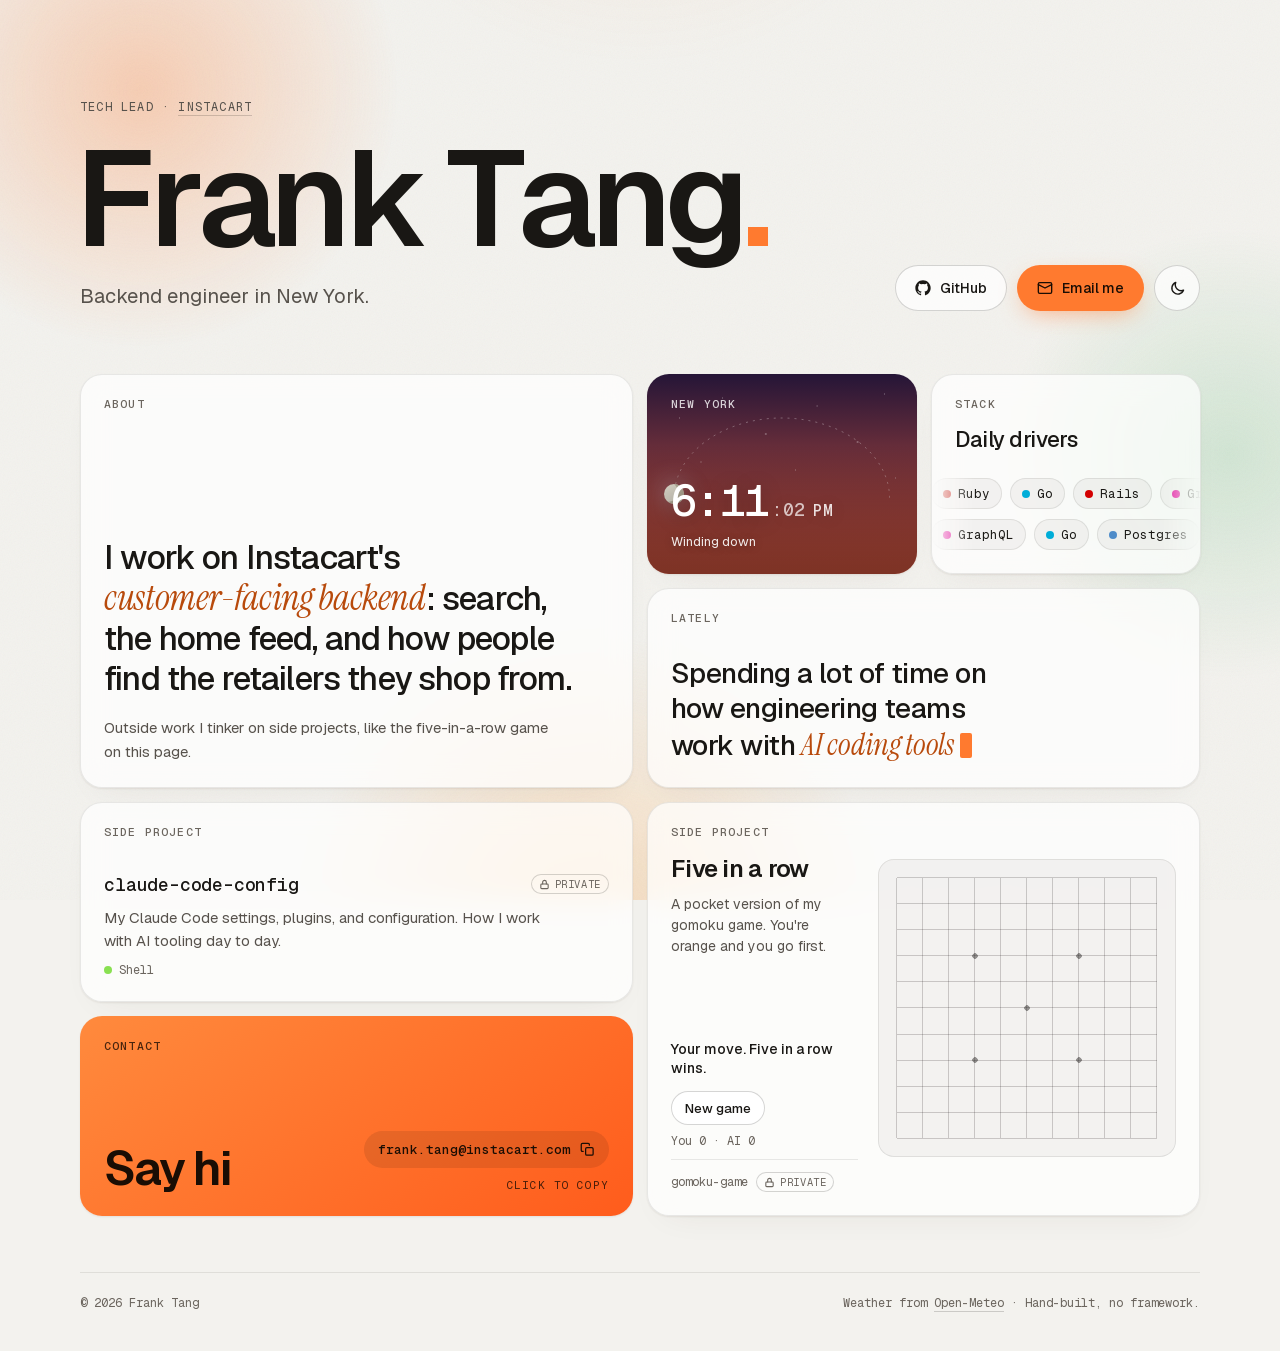
<file: index.html>
<!DOCTYPE html>
<html lang="en">
<head>
  <meta charset="UTF-8">
  <meta name="viewport" content="width=device-width, initial-scale=1.0">
  <title>Frank Tang</title>
  <meta name="description" content="Frank Tang, tech lead at Instacart, based in New York.">
  <link rel="canonical" href="https://franktang05.github.io/">
  <meta property="og:type" content="website">
  <meta property="og:url" content="https://franktang05.github.io/">
  <meta property="og:title" content="Frank Tang">
  <meta property="og:description" content="Tech lead at Instacart, based in New York.">
  <meta property="og:image" content="https://franktang05.github.io/og.png">
  <meta property="og:image:width" content="1200">
  <meta property="og:image:height" content="630">
  <meta property="og:image:alt" content="Frank Tang. Tech lead at Instacart, based in New York.">
  <meta name="twitter:card" content="summary_large_image">
  <meta name="theme-color" content="#f3f2ee" media="(prefers-color-scheme: light)">
  <meta name="theme-color" content="#0d0c0b" media="(prefers-color-scheme: dark)">
  <link rel="icon" href="data:image/svg+xml,%3Csvg xmlns='http://www.w3.org/2000/svg' viewBox='0 0 64 64'%3E%3Crect width='64' height='64' rx='16' fill='%23ff7a2f'/%3E%3Ctext x='50%25' y='54%25' text-anchor='middle' dominant-baseline='middle' font-family='ui-sans-serif,system-ui,sans-serif' font-size='32' font-weight='700' fill='%231a0d04'%3Eft%3C/text%3E%3C/svg%3E">
  <link rel="apple-touch-icon" href="apple-touch-icon.png">
  <link rel="preload" href="fonts/geist.woff2" as="font" type="font/woff2" crossorigin>
  <link rel="preconnect" href="https://api.open-meteo.com" crossorigin>
  <link rel="stylesheet" href="styles.css?v=3">
  <script>
    // Stamp the saved or system theme before first paint so there's no flash.
    (() => {
      let saved = null;
      try { saved = localStorage.getItem('theme'); } catch {}
      document.documentElement.dataset.theme = saved || (matchMedia('(prefers-color-scheme: light)').matches ? 'light' : 'dark');
    })();
  </script>
  <script src="script.js?v=3" defer></script>
  <script src="gomoku.js?v=3" defer></script>
</head>
<body>
  <div class="backdrop" aria-hidden="true">
    <div class="blob blob-a"></div>
    <div class="blob blob-b"></div>
    <div class="blob blob-c"></div>
  </div>
  <div class="spotlight" aria-hidden="true"></div>
  <div class="grain" aria-hidden="true"></div>

  <main>
    <header class="hero">
      <div class="hero-text">
        <p class="eyebrow">Tech lead · <a href="https://www.instacart.com" target="_blank" rel="noopener">Instacart</a></p>
        <h1 class="name"><span class="sr-only">Frank Tang</span><span data-split aria-hidden="true">Frank Tang</span><span class="period" aria-hidden="true">.</span></h1>
        <p class="lede">Backend engineer in New York.</p>
      </div>
      <nav class="actions" aria-label="Links">
        <a class="btn" href="https://github.com/franktang05" target="_blank" rel="noopener">
          <svg viewBox="0 0 24 24" width="16" height="16" fill="currentColor" aria-hidden="true"><path d="M12 .5C5.65.5.5 5.65.5 12c0 5.08 3.29 9.39 7.86 10.91.58.11.79-.25.79-.56v-2c-3.2.7-3.88-1.37-3.88-1.37-.53-1.34-1.29-1.7-1.29-1.7-1.05-.72.08-.71.08-.71 1.16.08 1.77 1.19 1.77 1.19 1.03 1.77 2.71 1.26 3.37.96.1-.75.4-1.26.73-1.55-2.55-.29-5.24-1.28-5.24-5.69 0-1.26.45-2.29 1.18-3.1-.12-.29-.51-1.46.11-3.04 0 0 .97-.31 3.18 1.18a11.04 11.04 0 015.78 0c2.2-1.49 3.17-1.18 3.17-1.18.63 1.58.23 2.75.11 3.04.74.81 1.18 1.84 1.18 3.1 0 4.42-2.7 5.4-5.26 5.68.41.36.78 1.06.78 2.14v3.17c0 .31.21.68.8.56C20.22 21.39 23.5 17.08 23.5 12 23.5 5.65 18.35.5 12 .5z"/></svg>
          GitHub
        </a>
        <a class="btn btn-primary" href="mailto:frank.tang@instacart.com">
          <svg viewBox="0 0 24 24" width="16" height="16" fill="none" stroke="currentColor" stroke-width="2" stroke-linecap="round" stroke-linejoin="round" aria-hidden="true"><rect x="2" y="4" width="20" height="16" rx="2"/><path d="m22 7-10 5L2 7"/></svg>
          Email me
        </a>
        <button class="btn btn-icon theme-toggle" type="button" data-theme-toggle aria-label="Switch theme">
          <svg class="icon-sun" viewBox="0 0 24 24" width="17" height="17" fill="none" stroke="currentColor" stroke-width="2" stroke-linecap="round" aria-hidden="true"><circle cx="12" cy="12" r="4"/><path d="M12 2v2M12 20v2M4.93 4.93l1.41 1.41M17.66 17.66l1.41 1.41M2 12h2M20 12h2M6.34 17.66l-1.41 1.41M19.07 4.93l-1.41 1.41"/></svg>
          <svg class="icon-moon" viewBox="0 0 24 24" width="17" height="17" fill="none" stroke="currentColor" stroke-width="2" stroke-linecap="round" stroke-linejoin="round" aria-hidden="true"><path d="M20.5 14.5A8.5 8.5 0 0 1 9.5 3.5a8.5 8.5 0 1 0 11 11z"/></svg>
        </button>
      </nav>
    </header>

    <section class="grid" aria-label="About Frank">
      <article class="tile tile-about" style="--i:0">
        <h2 class="label">About</h2>
        <p class="about-big">I work on Instacart's <em>customer-facing backend</em>: search, the home feed, and how people find the retailers they shop from.</p>
        <p class="about-small">Outside work I tinker on side projects, like the five-in-a-row game on this page.</p>
      </article>

      <article class="tile tile-clock" data-phase="day" data-weather="clear" style="--i:1">
        <div class="sky" aria-hidden="true">
          <div class="stars"></div>
          <svg class="arc" viewBox="0 0 100 100" preserveAspectRatio="none"><path d="M10 62 A40 40 0 0 1 90 62"/></svg>
          <div class="orb" data-orb></div>
          <div class="haze"></div>
          <div class="clouds"><i></i><i></i><i></i></div>
          <div class="precip"></div>
          <div class="flash"></div>
        </div>
        <div class="clock-head">
          <h2 class="label">New York</h2>
          <p class="weather" data-weather-readout hidden><span class="temp" data-temp></span><span data-conditions></span></p>
        </div>
        <div class="clock">
          <time class="time" data-time><span data-hm>--:--</span><span class="sec" data-sec></span><span class="ampm" data-ampm></span></time>
          <p class="phase" data-status-label>Local time</p>
        </div>
      </article>

      <article class="tile tile-stack" style="--i:2">
        <h2 class="label">Stack</h2>
        <p class="stack-lead">Daily drivers</p>
        <p class="sr-only">Ruby, Go, Rails, GraphQL, Postgres</p>
        <div class="marquee" aria-hidden="true">
          <div class="track">
            <span class="chip"><i style="--c:#cc342d"></i>Ruby</span>
            <span class="chip"><i style="--c:#00add8"></i>Go</span>
            <span class="chip"><i style="--c:#d30001"></i>Rails</span>
            <span class="chip"><i style="--c:#e10098"></i>GraphQL</span>
            <span class="chip"><i style="--c:#4f8cc9"></i>Postgres</span>
            <span class="chip"><i style="--c:#cc342d"></i>Ruby</span>
            <span class="chip"><i style="--c:#00add8"></i>Go</span>
            <span class="chip"><i style="--c:#d30001"></i>Rails</span>
            <span class="chip"><i style="--c:#e10098"></i>GraphQL</span>
            <span class="chip"><i style="--c:#4f8cc9"></i>Postgres</span>
          </div>
        </div>
        <div class="marquee reverse" aria-hidden="true">
          <div class="track">
            <span class="chip"><i style="--c:#e10098"></i>GraphQL</span>
            <span class="chip"><i style="--c:#00add8"></i>Go</span>
            <span class="chip"><i style="--c:#4f8cc9"></i>Postgres</span>
            <span class="chip"><i style="--c:#cc342d"></i>Ruby</span>
            <span class="chip"><i style="--c:#d30001"></i>Rails</span>
            <span class="chip"><i style="--c:#e10098"></i>GraphQL</span>
            <span class="chip"><i style="--c:#00add8"></i>Go</span>
            <span class="chip"><i style="--c:#4f8cc9"></i>Postgres</span>
            <span class="chip"><i style="--c:#cc342d"></i>Ruby</span>
            <span class="chip"><i style="--c:#d30001"></i>Rails</span>
          </div>
        </div>
      </article>

      <article class="tile tile-lately" style="--i:3">
        <h2 class="label">Lately</h2>
        <p class="lately-text">Spending a lot of time on how engineering teams work with <em>AI coding tools</em><span class="caret" aria-hidden="true"></span></p>
      </article>

      <article class="tile tile-project" style="--i:4">
        <h2 class="label">Side project</h2>
        <div class="project-body">
          <div class="project-head">
            <h3>claude-code-config</h3>
            <span class="badge">
              <svg viewBox="0 0 24 24" width="11" height="11" fill="none" stroke="currentColor" stroke-width="2.4" stroke-linecap="round" stroke-linejoin="round" aria-hidden="true"><rect x="4" y="11" width="16" height="10" rx="2"/><path d="M8 11V7a4 4 0 0 1 8 0v4"/></svg>
              Private
            </span>
          </div>
          <p>My Claude Code settings, plugins, and configuration. How I work with AI tooling day to day.</p>
          <span class="lang"><i style="--c:#89e051"></i>Shell</span>
        </div>
      </article>

      <article class="tile tile-gomoku" id="play" style="--i:5">
        <div class="gomoku">
          <div class="gomoku-side">
            <h2 class="label">Side project</h2>
            <h3 class="gomoku-title">Five in a row</h3>
            <p class="gomoku-copy">A pocket version of my gomoku game. You're orange and you go first.</p>
            <div class="gomoku-play">
              <p class="gomoku-status" data-status aria-live="polite">Your move. Five in a row wins.</p>
              <div class="gomoku-actions">
                <button class="btn btn-sm" type="button" data-reset>New game</button>
                <span class="gomoku-score" data-score>You 0 · AI 0</span>
              </div>
            </div>
            <p class="repo">
              <span>gomoku-game</span>
              <span class="badge">
                <svg viewBox="0 0 24 24" width="11" height="11" fill="none" stroke="currentColor" stroke-width="2.4" stroke-linecap="round" stroke-linejoin="round" aria-hidden="true"><rect x="4" y="11" width="16" height="10" rx="2"/><path d="M8 11V7a4 4 0 0 1 8 0v4"/></svg>
                Private
              </span>
            </p>
          </div>
          <div class="board" data-board role="group" aria-label="Gomoku board, 11 by 11" aria-describedby="board-help"></div>
          <p class="sr-only" id="board-help">Arrow keys move between points. Enter places a stone.</p>
        </div>
      </article>

      <section class="tile tile-contact" style="--i:6" aria-labelledby="contact-title">
        <h2 class="label">Contact</h2>
        <div class="contact-body">
          <p class="contact-big" id="contact-title">Say hi</p>
          <div class="contact-action">
            <button class="contact-copy" type="button" data-copy="frank.tang@instacart.com">
              <span>frank.tang@instacart.com</span>
              <svg viewBox="0 0 24 24" width="15" height="15" fill="none" stroke="currentColor" stroke-width="2" stroke-linecap="round" stroke-linejoin="round" aria-hidden="true"><rect x="9" y="9" width="12" height="12" rx="2"/><path d="M5 15H4a2 2 0 0 1-2-2V4a2 2 0 0 1 2-2h9a2 2 0 0 1 2 2v1"/></svg>
            </button>
            <p class="contact-hint" data-copy-hint aria-live="polite">Click to copy</p>
          </div>
        </div>
      </section>
    </section>

    <footer>
      <p>© <span data-year>2026</span> Frank Tang</p>
      <p>Weather from <a href="https://open-meteo.com" target="_blank" rel="noopener">Open-Meteo</a> · Hand-built, no framework.</p>
    </footer>
  </main>
</body>
</html>
</file>
<file: styles.css>
@font-face {
  font-family: 'Geist';
  src: url('fonts/geist.woff2') format('woff2');
  font-weight: 400 700;
  font-display: swap;
}

@font-face {
  font-family: 'Geist Mono';
  src: url('fonts/geist-mono.woff2') format('woff2');
  font-weight: 400 500;
  font-display: swap;
}

@font-face {
  font-family: 'Instrument Serif';
  src: url('fonts/instrument-serif-italic.woff2') format('woff2');
  font-style: italic;
  font-weight: 400;
  font-display: swap;
}

@property --sky-top {
  syntax: '<color>';
  inherits: true;
  initial-value: #1a4a7a;
}

@property --sky-bottom {
  syntax: '<color>';
  inherits: true;
  initial-value: #6aa5d6;
}

@property --stars {
  syntax: '<number>';
  inherits: true;
  initial-value: 0;
}

/* Each token holds its light and dark value; the inline head script pins color-scheme via data-theme. */
:root {
  color-scheme: light dark;
  --bg: light-dark(#f3f2ee, #0d0c0b);
  --surface: light-dark(rgb(255 255 255 / 0.72), rgb(255 248 240 / 0.035));
  --surface-strong: light-dark(rgb(255 255 255 / 0.92), rgb(255 248 240 / 0.07));
  --sunken: light-dark(rgb(25 23 20 / 0.04), rgb(0 0 0 / 0.22));
  --chip: light-dark(rgb(25 23 20 / 0.04), rgb(255 248 240 / 0.05));
  --line: light-dark(rgb(25 23 20 / 0.09), rgb(255 248 240 / 0.08));
  --line-strong: light-dark(rgb(25 23 20 / 0.18), rgb(255 248 240 / 0.16));
  --shadow: light-dark(rgb(70 45 20 / 0.09), rgb(0 0 0 / 0));
  --text: light-dark(#191714, #f3efe8);
  --text-dim: light-dark(#57524c, #a8a29a);
  --text-faint: light-dark(#6b655e, #8f8981);
  --accent: #ff7a2f;
  --accent-hot: #ff8c4a;
  --accent-text: light-dark(#b84a0c, #ff7a2f);
  --ink: #1a0d04;
  --blob-a: light-dark(rgb(255 122 47 / 0.3), rgb(255 122 47 / 0.42));
  --blob-b: light-dark(rgb(80 180 110 / 0.2), rgb(126 212 146 / 0.2));
  --blob-c: light-dark(rgb(255 170 80 / 0.3), rgb(255 176 92 / 0.22));
  --spot: light-dark(rgb(255 130 50 / 0.1), rgb(255 150 80 / 0.07));
  --tile-glow: light-dark(rgb(255 122 47 / 0.1), rgb(255 140 70 / 0.13));
  --tile-edge: light-dark(rgb(255 122 47 / 0.55), rgb(255 170 110 / 0.6));
  --grid-line: light-dark(rgb(25 23 20 / 0.2), rgb(255 248 240 / 0.15));
  --grid-dot: light-dark(rgb(25 23 20 / 0.45), rgb(255 248 240 / 0.4));
  --radius: 22px;
  --ease-out: cubic-bezier(0.16, 1, 0.3, 1);
  --sans: 'Geist', ui-sans-serif, system-ui, -apple-system, sans-serif;
  --mono: 'Geist Mono', ui-monospace, 'SF Mono', Menlo, monospace;
  --serif: 'Instrument Serif', Georgia, serif;
}

:root[data-theme="light"] { color-scheme: light; }
:root[data-theme="dark"] { color-scheme: dark; }

* { box-sizing: border-box; margin: 0; padding: 0; }

html { background: var(--bg); }

body {
  min-height: 100vh;
  background: var(--bg);
  color: var(--text);
  font-family: var(--sans);
  -webkit-font-smoothing: antialiased;
  overflow-x: clip;
}

a { color: inherit; }

button { font: inherit; color: inherit; }

:focus-visible {
  outline: 2px solid var(--accent);
  outline-offset: 3px;
}

.sr-only {
  position: absolute;
  width: 1px;
  height: 1px;
  overflow: hidden;
  clip: rect(0 0 0 0);
  white-space: nowrap;
}

em {
  font-family: var(--serif);
  font-style: italic;
  font-weight: 400;
  font-size: 1.08em;
  letter-spacing: -0.01em;
  color: var(--accent-text);
}

/* theme switch: script.js reveals the new theme in a circle from the toggle */
::view-transition-old(root),
::view-transition-new(root) {
  animation: none;
  mix-blend-mode: normal;
}

.theme-switching *,
.theme-switching *::before,
.theme-switching *::after { transition: none !important; }

/* backdrop: drifting color fields, cursor spotlight, film grain; all sit under main */
.backdrop {
  position: fixed;
  inset: 0;
  overflow: hidden;
  pointer-events: none;
}

.blob {
  position: absolute;
  border-radius: 50%;
  will-change: transform;
}

.blob-a {
  width: max(46vw, 420px);
  aspect-ratio: 1;
  top: -16vw;
  left: -12vw;
  background: radial-gradient(circle, var(--blob-a), transparent 62%);
  animation: drift-a 38s ease-in-out infinite alternate;
}

.blob-b {
  width: max(40vw, 380px);
  aspect-ratio: 1;
  top: 22vh;
  right: -16vw;
  background: radial-gradient(circle, var(--blob-b), transparent 62%);
  animation: drift-b 46s ease-in-out infinite alternate;
}

.blob-c {
  width: max(52vw, 460px);
  aspect-ratio: 1;
  bottom: -28vw;
  left: 20vw;
  background: radial-gradient(circle, var(--blob-c), transparent 62%);
  animation: drift-c 52s ease-in-out infinite alternate;
}

@keyframes drift-a { to { transform: translate(20vw, 16vh) scale(1.15); } }
@keyframes drift-b { to { transform: translate(-18vw, 20vh) scale(0.9); } }
@keyframes drift-c { to { transform: translate(-14vw, -18vh) scale(1.1); } }

.spotlight {
  position: fixed;
  inset: 0;
  pointer-events: none;
  background: radial-gradient(560px circle at var(--px, 50%) var(--py, -30%), var(--spot), transparent 60%);
}

.grain {
  position: fixed;
  inset: 0;
  pointer-events: none;
  opacity: 0.07;
  background-image: url("data:image/svg+xml,%3Csvg xmlns='http://www.w3.org/2000/svg' width='180' height='180'%3E%3Cfilter id='n'%3E%3CfeTurbulence type='fractalNoise' baseFrequency='0.85' numOctaves='3' stitchTiles='stitch'/%3E%3C/filter%3E%3Crect width='100%25' height='100%25' filter='url(%23n)'/%3E%3C/svg%3E");
}

:root[data-theme="light"] .grain {
  opacity: 0.05;
  mix-blend-mode: multiply;
}

/* layout */
main {
  position: relative;
  z-index: 1;
  width: min(1120px, 100% - 48px);
  margin: 0 auto;
  padding: clamp(56px, 11vh, 128px) 0 40px;
}

@media (max-width: 560px) {
  main { width: calc(100% - 32px); }
}

/* hero */
.hero {
  display: flex;
  align-items: flex-end;
  justify-content: space-between;
  flex-wrap: wrap;
  gap: 32px;
  margin-bottom: clamp(40px, 7vh, 72px);
}

.eyebrow {
  margin-bottom: 22px;
  font-family: var(--mono);
  font-size: 12px;
  letter-spacing: 0.1em;
  text-transform: uppercase;
  color: var(--text-dim);
  animation: rise 0.8s var(--ease-out) both;
}

.eyebrow a {
  text-decoration: none;
  border-bottom: 1px solid var(--line-strong);
  transition: border-color 0.25s ease, color 0.25s ease;
}

.eyebrow a:hover {
  color: var(--text);
  border-color: var(--accent);
}

.name {
  font-size: clamp(56px, 17vw, 136px);
  font-weight: 600;
  line-height: 0.9;
  letter-spacing: -0.055em;
  margin-left: -0.04em;
}

.name .char,
.period {
  display: inline-block;
  animation: char-in 0.9s var(--ease-out) both;
  animation-delay: calc(var(--i, 0) * 40ms + 80ms);
}

.period {
  color: var(--accent);
  animation-delay: 520ms;
}

@keyframes char-in {
  from { opacity: 0; transform: translateY(0.4em) rotate(5deg); filter: blur(8px); }
  to { opacity: 1; transform: none; filter: blur(0); }
}

.lede {
  max-width: 36ch;
  margin-top: 22px;
  font-size: clamp(17px, 1.6vw, 20px);
  line-height: 1.5;
  color: var(--text-dim);
  animation: rise 0.8s var(--ease-out) 0.3s both;
}

.actions {
  display: flex;
  flex-wrap: wrap;
  gap: 10px;
  animation: rise 0.8s var(--ease-out) 0.38s both;
}

.btn {
  display: inline-flex;
  align-items: center;
  gap: 9px;
  height: 46px;
  padding: 0 20px;
  border: 0;
  border-radius: 999px;
  background: var(--surface);
  box-shadow: inset 0 0 0 1px var(--line-strong);
  backdrop-filter: blur(10px);
  -webkit-backdrop-filter: blur(10px);
  font-size: 14px;
  font-weight: 500;
  text-decoration: none;
  cursor: pointer;
  transition: transform 0.25s var(--ease-out), background 0.25s ease, box-shadow 0.25s ease;
}

.btn:hover {
  transform: translateY(-2px);
  background: var(--surface-strong);
  box-shadow: inset 0 0 0 1px var(--text-faint);
}

.btn-primary {
  background: var(--accent);
  box-shadow: 0 8px 24px -8px rgb(255 122 47 / 0.6);
  color: var(--ink);
}

.btn-primary:hover {
  background: var(--accent-hot);
  box-shadow: 0 12px 28px -8px rgb(255 122 47 / 0.75);
}

.btn-icon {
  width: 46px;
  padding: 0;
  justify-content: center;
}

.btn-sm {
  height: 34px;
  padding: 0 14px;
  font-size: 13px;
}

.theme-toggle .icon-moon,
:root[data-theme="light"] .theme-toggle .icon-sun { display: none; }
:root[data-theme="light"] .theme-toggle .icon-moon { display: block; }
:root:not([data-theme]) .theme-toggle { display: none; }

@keyframes rise {
  from { opacity: 0; translate: 0 14px; }
  to { opacity: 1; translate: 0 0; }
}

/* bento grid */
.grid {
  display: grid;
  grid-template-columns: repeat(4, minmax(0, 1fr));
  grid-auto-rows: minmax(200px, auto);
  gap: 14px;
}

.tile-about,
.tile-gomoku { grid-column: span 2; grid-row: span 2; }
.tile-lately,
.tile-project,
.tile-contact { grid-column: span 2; }

@media (max-width: 920px) {
  .grid { grid-template-columns: repeat(2, minmax(0, 1fr)); }
  .tile-about,
  .tile-gomoku { grid-row: auto; }
  .tile-lately,
  .tile-project { grid-column: span 1; }
}

@media (max-width: 560px) {
  .grid { grid-template-columns: minmax(0, 1fr); grid-auto-rows: auto; }
  .grid > * { grid-column: 1 / -1; min-height: 190px; }
}

.tile {
  --glow: var(--tile-glow);
  --edge: var(--tile-edge);
  position: relative;
  isolation: isolate;
  display: flex;
  flex-direction: column;
  padding: 22px 24px 24px;
  border-radius: var(--radius);
  background: var(--surface);
  box-shadow: inset 0 0 0 1px var(--line), 0 1px 2px var(--shadow), 0 14px 36px -20px var(--shadow);
  backdrop-filter: blur(14px) saturate(120%);
  -webkit-backdrop-filter: blur(14px) saturate(120%);
  overflow: hidden;
  transition: box-shadow 0.3s ease, transform 0.4s var(--ease-out);
  animation: tile-in 0.7s var(--ease-out) both;
  animation-delay: calc(var(--i, 0) * 60ms + 200ms);
}

@keyframes tile-in {
  from { opacity: 0; translate: 0 18px; scale: 0.985; }
  to { opacity: 1; translate: 0 0; scale: 1; }
}

.tile:hover {
  box-shadow: inset 0 0 0 1px var(--line-strong), 0 1px 2px var(--shadow), 0 14px 36px -20px var(--shadow);
}

/* cursor-following glow and edge light, positioned by script.js */
.tile::before,
.tile::after {
  content: '';
  position: absolute;
  inset: 0;
  border-radius: inherit;
  opacity: 0;
  transition: opacity 0.4s ease;
  pointer-events: none;
}

.tile::before {
  z-index: -1;
  background: radial-gradient(380px circle at var(--mx, 50%) var(--my, 50%), var(--glow), transparent 55%);
}

.tile::after {
  padding: 1px;
  background: radial-gradient(260px circle at var(--mx, 50%) var(--my, 50%), var(--edge), transparent 60%);
  -webkit-mask: linear-gradient(#000 0 0) content-box, linear-gradient(#000 0 0);
  -webkit-mask-composite: xor;
  mask-composite: exclude;
}

.tile:hover::before,
.tile:hover::after { opacity: 1; }

.label {
  font-family: var(--mono);
  font-size: 11.5px;
  font-weight: 500;
  letter-spacing: 0.1em;
  text-transform: uppercase;
  color: var(--text-faint);
}

.badge {
  display: inline-flex;
  align-items: center;
  gap: 5px;
  padding: 3px 8px;
  border-radius: 999px;
  box-shadow: inset 0 0 0 1px var(--line-strong);
  font-family: var(--mono);
  font-size: 10.5px;
  letter-spacing: 0.06em;
  text-transform: uppercase;
  color: var(--text-faint);
  white-space: nowrap;
}

/* about */
.about-big {
  margin-top: auto;
  padding-top: 32px;
  font-size: clamp(24px, 2.6vw, 34px);
  font-weight: 500;
  line-height: 1.18;
  letter-spacing: -0.025em;
  text-wrap: balance;
}

.about-big em { white-space: nowrap; }

.about-small {
  max-width: 46ch;
  margin-top: 18px;
  font-size: 15px;
  line-height: 1.6;
  color: var(--text-dim);
  text-wrap: pretty;
}

/* clock: sky follows New York's sunrise and sunset, weather layers follow Open-Meteo */
.tile-clock,
.tile-clock:hover {
  --glow: rgb(255 255 255 / 0.12);
  --edge: rgb(255 255 255 / 0.55);
  background: linear-gradient(180deg, var(--sky-top), var(--sky-bottom));
  box-shadow: 0 1px 2px var(--shadow), 0 14px 36px -20px var(--shadow);
}

.tile-clock {
  --cloud: rgb(255 255 255 / 0.55);
  --haze-color: #8e9aab;
  --cloud-cover: 0;
  --haze: 0;
  --precip: 0;
  --orb-vis: 1;
  transition: --sky-top 3s ease, --sky-bottom 3s ease, --stars 3s ease, box-shadow 0.3s ease;
}

.tile-clock[data-phase="night"] { --sky-top: #070a1c; --sky-bottom: #1d2250; --stars: 1; --cloud: rgb(160 170 210 / 0.2); --haze-color: #2a2e40; }
.tile-clock[data-phase="dawn"] { --sky-top: #2a2552; --sky-bottom: #e98a62; --stars: 0.35; --cloud: rgb(255 222 205 / 0.42); --haze-color: #8a7f8c; }
.tile-clock[data-phase="day"] { --sky-top: #1a4a7a; --sky-bottom: #6aa5d6; --stars: 0; }
.tile-clock[data-phase="dusk"] { --sky-top: #251537; --sky-bottom: #d8573f; --stars: 0.4; --cloud: rgb(255 210 190 / 0.38); --haze-color: #7d6f80; }

.tile-clock[data-weather="partly"] { --cloud-cover: 0.7; }
.tile-clock[data-weather="cloudy"] { --cloud-cover: 1; --haze: 0.4; --orb-vis: 0.3; }
.tile-clock[data-weather="fog"] { --cloud-cover: 0.5; --haze: 0.6; --orb-vis: 0.25; }
.tile-clock[data-weather="rain"],
.tile-clock[data-weather="storm"] { --cloud-cover: 1; --haze: 0.45; --precip: 0.75; --orb-vis: 0.15; }
.tile-clock[data-weather="snow"] { --cloud-cover: 1; --haze: 0.35; --precip: 0.9; --orb-vis: 0.2; }

.sky {
  position: absolute;
  inset: 0;
  z-index: -1;
}

/* darkens the lower half so the time stays readable on bright skies */
.sky::after {
  content: '';
  position: absolute;
  inset: 0;
  background: linear-gradient(180deg, transparent 35%, rgb(0 0 0 / 0.42));
}

.sky > * { position: absolute; inset: 0; }

.stars {
  opacity: calc(var(--stars) * (1 - var(--cloud-cover)));
  background:
    radial-gradient(1px 1px at 12% 22%, #fff, transparent),
    radial-gradient(1px 1px at 28% 12%, #fff, transparent),
    radial-gradient(1.5px 1.5px at 44% 30%, #fff, transparent),
    radial-gradient(1px 1px at 63% 16%, #fff, transparent),
    radial-gradient(1.5px 1.5px at 78% 34%, #fff, transparent),
    radial-gradient(1px 1px at 88% 10%, #fff, transparent),
    radial-gradient(1px 1px at 20% 44%, #fff, transparent),
    radial-gradient(1px 1px at 55% 48%, #fff, transparent),
    radial-gradient(1px 1px at 92% 52%, #fff, transparent);
  transition: opacity 2s ease;
  animation: twinkle 4s ease-in-out infinite alternate;
}

@keyframes twinkle {
  to { filter: brightness(0.55); }
}

.arc {
  width: 100%;
  height: 100%;
  overflow: visible;
}

.arc path {
  fill: none;
  stroke: rgb(255 255 255 / 0.3);
  stroke-width: 1;
  stroke-dasharray: 2 5;
  vector-effect: non-scaling-stroke;
}

.sky > .orb {
  inset: auto;
  left: 50%;
  top: 22%;
  width: 22px;
  height: 22px;
  border-radius: 50%;
  translate: -50% -50%;
  opacity: var(--orb-vis);
  transition: opacity 2s ease;
}

.sky > .orb.is-live { transition: left 1s linear, top 1s linear, opacity 2s ease; }

.orb[data-kind="sun"] {
  background: radial-gradient(circle at 38% 38%, #fff6d0, #ffbb4d 55%, #ff8a2f);
  box-shadow: 0 0 22px 6px rgb(255 176 70 / 0.55), 0 0 64px 18px rgb(255 130 50 / 0.25);
}

.sky > .orb[data-kind="moon"] {
  width: 20px;
  height: 20px;
  background: #f3eedf;
  box-shadow: inset -6px -2px 0 0 #c8c0a9, 0 0 22px 4px rgb(220 225 255 / 0.28);
}

.haze {
  background: var(--haze-color);
  opacity: var(--haze);
  transition: opacity 2s ease, background-color 3s ease;
}

.clouds {
  opacity: var(--cloud-cover);
  transition: opacity 2s ease;
}

.clouds i {
  position: absolute;
  border-radius: 50%;
  background: var(--cloud);
  filter: blur(12px);
  animation: cloud-drift 44s ease-in-out infinite alternate;
}

.clouds i:nth-child(1) { width: 70%; height: 26%; top: 6%; left: -18%; }
.clouds i:nth-child(2) { width: 60%; height: 22%; top: 20%; right: -16%; animation-duration: 56s; animation-direction: alternate-reverse; }
.clouds i:nth-child(3) { width: 80%; height: 20%; top: 36%; left: 6%; animation-duration: 68s; }

@keyframes cloud-drift { to { translate: 22% 0; } }

/* rain and snow: two tiled layers, each falling exactly one tile height per loop */
.sky > .precip {
  inset: -30% -25%;
  opacity: var(--precip);
  rotate: 14deg;
  transition: opacity 1.5s ease;
}

.precip::before,
.precip::after {
  content: '';
  position: absolute;
  inset: -64px 0 0;
  background-image: url("data:image/svg+xml,%3Csvg xmlns='http://www.w3.org/2000/svg' width='48' height='64'%3E%3Cg stroke='%23fff' stroke-opacity='.45' stroke-linecap='round'%3E%3Cpath d='M6 4v9M27 30v9M40 49v9'/%3E%3C/g%3E%3C/svg%3E");
  background-size: 48px 64px;
  animation: fall 0.6s linear infinite;
}

.precip::after {
  inset: -96px 0 0;
  background-image: url("data:image/svg+xml,%3Csvg xmlns='http://www.w3.org/2000/svg' width='72' height='96'%3E%3Cg stroke='%23fff' stroke-opacity='.7' stroke-width='1.5' stroke-linecap='round'%3E%3Cpath d='M14 10v14M52 56v14'/%3E%3C/g%3E%3C/svg%3E");
  background-size: 72px 96px;
  animation: fall-near 0.5s linear infinite;
}

.tile-clock[data-weather="snow"] .precip { rotate: 6deg; }

.tile-clock[data-weather="snow"] .precip::before {
  background-image: url("data:image/svg+xml,%3Csvg xmlns='http://www.w3.org/2000/svg' width='48' height='64'%3E%3Cg fill='%23fff' fill-opacity='.6'%3E%3Ccircle cx='8' cy='10' r='1.2'/%3E%3Ccircle cx='30' cy='36' r='1.2'/%3E%3Ccircle cx='42' cy='54' r='1'/%3E%3C/g%3E%3C/svg%3E");
  animation-duration: 7s;
}

.tile-clock[data-weather="snow"] .precip::after {
  background-image: url("data:image/svg+xml,%3Csvg xmlns='http://www.w3.org/2000/svg' width='72' height='96'%3E%3Cg fill='%23fff' fill-opacity='.85'%3E%3Ccircle cx='16' cy='20' r='2'/%3E%3Ccircle cx='54' cy='64' r='1.8'/%3E%3C/g%3E%3C/svg%3E");
  animation-duration: 5s;
}

@keyframes fall { to { translate: 0 64px; } }
@keyframes fall-near { to { translate: 0 96px; } }

.flash {
  background: #fff;
  opacity: 0;
}

.tile-clock[data-weather="storm"] .flash { animation: flash 9s linear infinite; }

@keyframes flash {
  0%, 88%, 92%, 100% { opacity: 0; }
  88.6% { opacity: 0.32; }
  89.4% { opacity: 0.04; }
  90.2% { opacity: 0.22; }
}

.clock-head {
  display: flex;
  align-items: flex-start;
  justify-content: space-between;
  gap: 12px;
}

.tile-clock .label { color: rgb(255 255 255 / 0.8); }

.weather {
  display: flex;
  flex-direction: column;
  align-items: flex-end;
  gap: 2px;
  font-family: var(--mono);
  font-size: 11.5px;
  line-height: 1.2;
  text-align: right;
  color: rgb(255 255 255 / 0.85);
  text-shadow: 0 1px 8px rgb(0 0 0 / 0.3);
}

.weather[hidden] { display: none; }

.weather .temp {
  font-size: 15px;
  font-weight: 500;
  color: #fff;
}

.clock { margin-top: auto; }

.time {
  display: flex;
  align-items: baseline;
  gap: 4px;
  font-family: var(--mono);
  font-size: clamp(34px, 3.4vw, 44px);
  font-weight: 500;
  letter-spacing: -0.04em;
  font-variant-numeric: tabular-nums;
  color: #fff;
  text-shadow: 0 2px 20px rgb(0 0 0 / 0.25);
}

.sec {
  font-size: 0.42em;
  letter-spacing: 0;
  opacity: 0.7;
}

.ampm {
  margin-left: 4px;
  font-size: 0.36em;
  letter-spacing: 0.08em;
  opacity: 0.85;
}

.phase {
  margin-top: 4px;
  font-size: 13px;
  color: rgb(255 255 255 / 0.9);
  text-shadow: 0 1px 8px rgb(0 0 0 / 0.3);
}

/* stack */
.stack-lead {
  margin-top: 14px;
  font-size: 22px;
  font-weight: 500;
  letter-spacing: -0.02em;
}

.marquee {
  margin: auto -24px 0;
  padding-top: 20px;
  overflow: hidden;
  -webkit-mask-image: linear-gradient(90deg, transparent, #000 16%, #000 84%, transparent);
  mask-image: linear-gradient(90deg, transparent, #000 16%, #000 84%, transparent);
}

.marquee + .marquee { margin-top: 0; padding-top: 10px; }

.track {
  display: flex;
  gap: 8px;
  width: max-content;
  animation: marquee 22s linear infinite;
}

.marquee.reverse .track {
  animation-duration: 27s;
  animation-direction: reverse;
}

.tile-stack:hover .track { animation-play-state: paused; }

/* each track holds two copies of the list; shift by one copy plus half a gap */
@keyframes marquee {
  to { transform: translateX(calc(-50% - 4px)); }
}

.chip {
  display: inline-flex;
  align-items: center;
  gap: 7px;
  padding: 7px 12px;
  border-radius: 999px;
  background: var(--chip);
  box-shadow: inset 0 0 0 1px var(--line);
  font-family: var(--mono);
  font-size: 12.5px;
  white-space: nowrap;
}

.chip i,
.lang i {
  width: 8px;
  height: 8px;
  border-radius: 50%;
  background: var(--c);
}

/* lately */
.lately-text {
  max-width: 28ch;
  margin-top: auto;
  padding-top: 24px;
  font-size: clamp(22px, 2.2vw, 28px);
  font-weight: 500;
  line-height: 1.25;
  letter-spacing: -0.02em;
  text-wrap: balance;
}

.caret {
  display: inline-block;
  width: 0.45em;
  height: 0.9em;
  margin-left: 6px;
  vertical-align: -0.1em;
  border-radius: 2px;
  background: var(--accent);
  animation: blink 1.1s steps(1) infinite;
}

@keyframes blink { 50% { opacity: 0; } }

/* side project */
.project-body {
  display: flex;
  flex-direction: column;
  gap: 10px;
  margin-top: auto;
  padding-top: 24px;
}

.project-head {
  display: flex;
  align-items: center;
  justify-content: space-between;
  flex-wrap: wrap;
  gap: 8px 12px;
}

.project-head h3 {
  font-family: var(--mono);
  font-size: 18px;
  font-weight: 500;
  letter-spacing: -0.01em;
}

.project-body p {
  max-width: 46ch;
  font-size: 15px;
  line-height: 1.55;
  color: var(--text-dim);
  text-wrap: pretty;
}

.lang {
  display: inline-flex;
  align-items: center;
  gap: 7px;
  font-family: var(--mono);
  font-size: 12px;
  color: var(--text-faint);
}

/* gomoku */
.tile-gomoku { container-type: inline-size; }

.gomoku {
  flex: 1;
  display: grid;
  align-items: center;
  gap: 20px;
}

@container (min-width: 460px) {
  .gomoku { grid-template-columns: minmax(170px, 1fr) minmax(0, 1.6fr); }
}

.gomoku-side {
  align-self: stretch;
  display: flex;
  flex-direction: column;
  gap: 10px;
}

.gomoku-title {
  margin-top: 4px;
  font-size: 24px;
  font-weight: 600;
  letter-spacing: -0.03em;
}

.gomoku-copy {
  font-size: 14px;
  line-height: 1.5;
  color: var(--text-dim);
  text-wrap: pretty;
}

.gomoku-play {
  display: flex;
  flex-direction: column;
  gap: 12px;
  margin-top: auto;
  padding-top: 8px;
}

.gomoku-status {
  min-height: 2.8em;
  font-size: 14px;
  font-weight: 500;
  line-height: 1.4;
}

.gomoku-actions {
  display: flex;
  align-items: center;
  flex-wrap: wrap;
  gap: 8px 12px;
}

.gomoku-score {
  font-family: var(--mono);
  font-size: 12px;
  font-variant-numeric: tabular-nums;
  color: var(--text-faint);
}

.repo {
  display: flex;
  align-items: center;
  flex-wrap: wrap;
  gap: 8px;
  padding-top: 12px;
  border-top: 1px solid var(--line);
  font-family: var(--mono);
  font-size: 12px;
  color: var(--text-faint);
}

.board {
  display: grid;
  grid-template-columns: repeat(11, minmax(0, 1fr));
  width: 100%;
  max-width: 400px;
  aspect-ratio: 1;
  justify-self: center;
  padding: 6px;
  border-radius: 16px;
  background: var(--sunken);
  box-shadow: inset 0 0 0 1px var(--line);
  touch-action: manipulation;
}

.board[aria-busy="true"] { cursor: progress; }

.cell {
  position: relative;
  border: 0;
  background: none;
  cursor: pointer;
  -webkit-tap-highlight-color: transparent;
}

.board[aria-busy="true"] .cell,
.board[data-over] .cell,
.cell[data-stone] { cursor: default; }

/* grid lines run through cell centers and stop at the board edge */
.cell::before,
.cell::after {
  content: '';
  position: absolute;
  background: var(--grid-line);
  pointer-events: none;
}

.cell::before { left: 0; right: 0; top: calc(50% - 0.5px); height: 1px; }
.cell::after { top: 0; bottom: 0; left: calc(50% - 0.5px); width: 1px; }
.cell[data-edge~="l"]::before { left: 50%; }
.cell[data-edge~="r"]::before { right: 50%; }
.cell[data-edge~="t"]::after { top: 50%; }
.cell[data-edge~="b"]::after { bottom: 50%; }

.cell.star { background: radial-gradient(circle, var(--grid-dot) 0 2.5px, transparent 3px); }

.cell:focus-visible {
  z-index: 2;
  outline: 2px solid var(--accent);
  outline-offset: -2px;
  border-radius: 50%;
}

.stone {
  position: absolute;
  inset: 10%;
  z-index: 1;
  border-radius: 50%;
  scale: 0;
  transition: scale 0.22s var(--ease-out), opacity 0.2s ease;
}

.cell[data-stone] .stone { scale: 1; }

.cell[data-stone="you"] .stone {
  background: radial-gradient(circle at 34% 30%, #ffc49a, #ff7a2f 52%, #d4500c);
  box-shadow: 0 2px 4px rgb(0 0 0 / 0.25);
}

.cell[data-stone="ai"] .stone {
  background: radial-gradient(circle at 34% 30%, light-dark(#77706a, #ffffff), light-dark(#24211d, #e8e2d8) 55%, light-dark(#0c0b0a, #b3a998));
  box-shadow: 0 2px 4px rgb(0 0 0 / 0.3);
}

.cell[data-last] .stone::after {
  content: '';
  position: absolute;
  inset: 37%;
  border-radius: 50%;
  background: light-dark(rgb(255 255 255 / 0.85), rgb(26 13 4 / 0.7));
}

.cell[data-last][data-stone="you"] .stone::after { background: rgb(26 13 4 / 0.7); }

.cell.win .stone {
  outline: 2px solid var(--accent-text);
  outline-offset: 2px;
  animation: win-pulse 0.9s ease-in-out infinite alternate;
}

@keyframes win-pulse { to { outline-offset: 0; } }

@media (hover: hover) {
  .board:not([aria-busy="true"], [data-over]) .cell:not([data-stone]):hover .stone {
    scale: 1;
    opacity: 0.35;
    background: var(--accent);
  }
}

/* contact */
.tile-contact {
  --glow: rgb(255 255 255 / 0.3);
  --edge: rgb(255 255 255 / 0.8);
  container-type: inline-size;
  background: linear-gradient(145deg, #ff8a3d, #ff5c1c);
  box-shadow: 0 1px 2px var(--shadow);
  color: var(--ink);
}

.tile-contact:hover {
  transform: translateY(-3px);
  box-shadow: 0 18px 40px -20px rgb(255 92 28 / 0.7);
}

.tile-contact .label { color: rgb(26 13 4 / 0.8); }

.contact-body {
  display: flex;
  flex-direction: column;
  gap: 16px;
  margin-top: auto;
  padding-top: 24px;
}

.contact-big {
  font-size: clamp(36px, 4vw, 48px);
  font-weight: 600;
  line-height: 1;
  letter-spacing: -0.04em;
}

.contact-action {
  display: flex;
  flex-direction: column;
  align-items: flex-start;
  gap: 10px;
}

@container (min-width: 460px) {
  .contact-body {
    flex-direction: row;
    align-items: flex-end;
    justify-content: space-between;
  }

  .contact-action { align-items: flex-end; }
}

.contact-copy {
  display: inline-flex;
  align-items: center;
  gap: 10px;
  max-width: 100%;
  padding: 10px 14px;
  border: 0;
  border-radius: 999px;
  background: rgb(26 13 4 / 0.1);
  color: var(--ink);
  font-family: var(--mono);
  font-size: 13px;
  font-weight: 500;
  overflow-wrap: anywhere;
  cursor: pointer;
  transition: background 0.2s ease;
}

/* the whole tile is the click target; focus still rings just the button */
.contact-copy::after {
  content: '';
  position: absolute;
  inset: 0;
  border-radius: inherit;
}

.tile-contact:hover .contact-copy { background: rgb(26 13 4 / 0.16); }

.contact-copy:focus-visible { outline-color: var(--ink); }

.contact-copy svg { flex: none; }

.contact-hint {
  font-family: var(--mono);
  font-size: 11px;
  letter-spacing: 0.08em;
  text-transform: uppercase;
  color: rgb(26 13 4 / 0.8);
}

/* footer */
footer {
  display: flex;
  flex-wrap: wrap;
  justify-content: space-between;
  gap: 12px;
  margin-top: 56px;
  padding-top: 22px;
  border-top: 1px solid var(--line);
  font-family: var(--mono);
  font-size: 12px;
  color: var(--text-faint);
  animation: rise 0.8s var(--ease-out) 0.7s both;
}

footer a {
  text-decoration: none;
  border-bottom: 1px solid var(--line-strong);
  transition: border-color 0.25s ease, color 0.25s ease;
}

footer a:hover {
  color: var(--text);
  border-color: var(--accent);
}

/* 404 */
.lost {
  display: flex;
  flex-direction: column;
  justify-content: center;
  align-items: flex-start;
  gap: 28px;
  min-height: 100vh;
  padding: 48px 0;
}

.lost .eyebrow,
.lost .lede { margin: 0; }

@media (prefers-reduced-motion: reduce) {
  *,
  *::before,
  *::after {
    animation: none !important;
    transition-duration: 0.01ms !important;
  }
}
</file>
